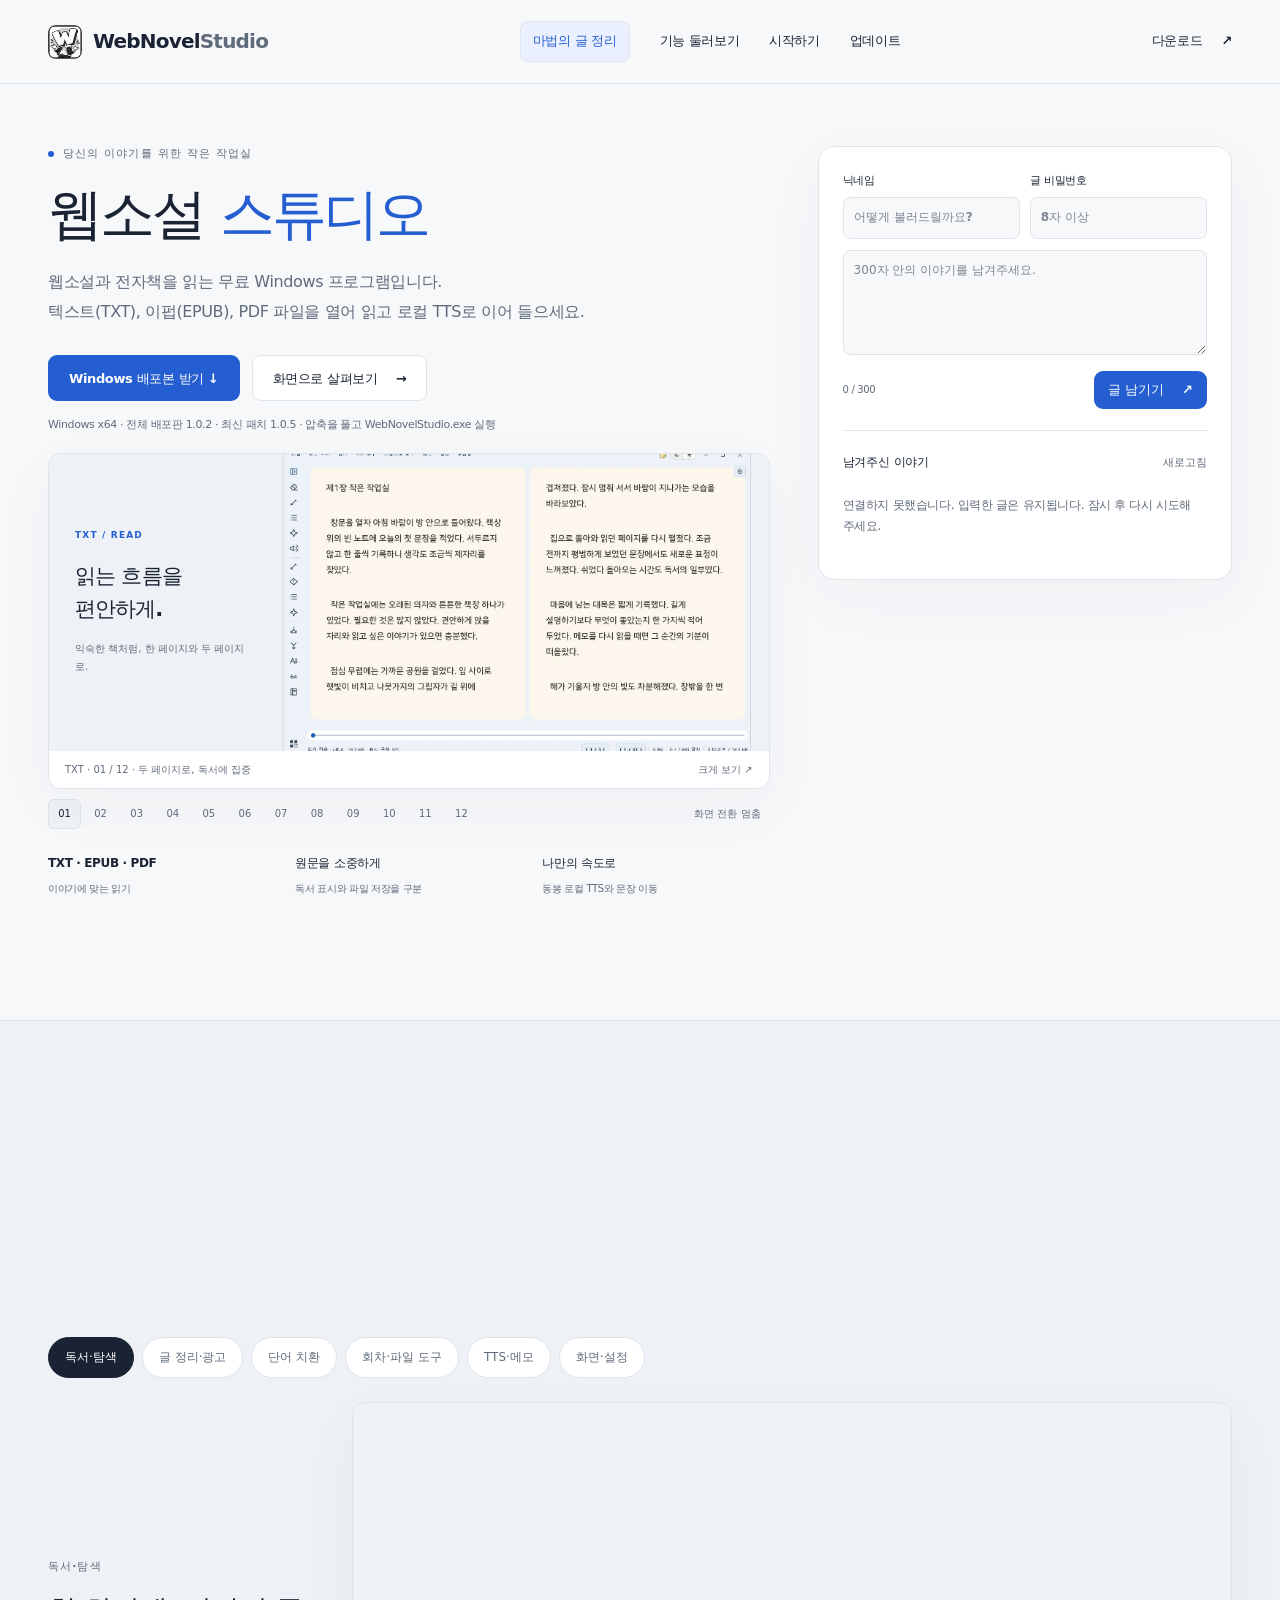
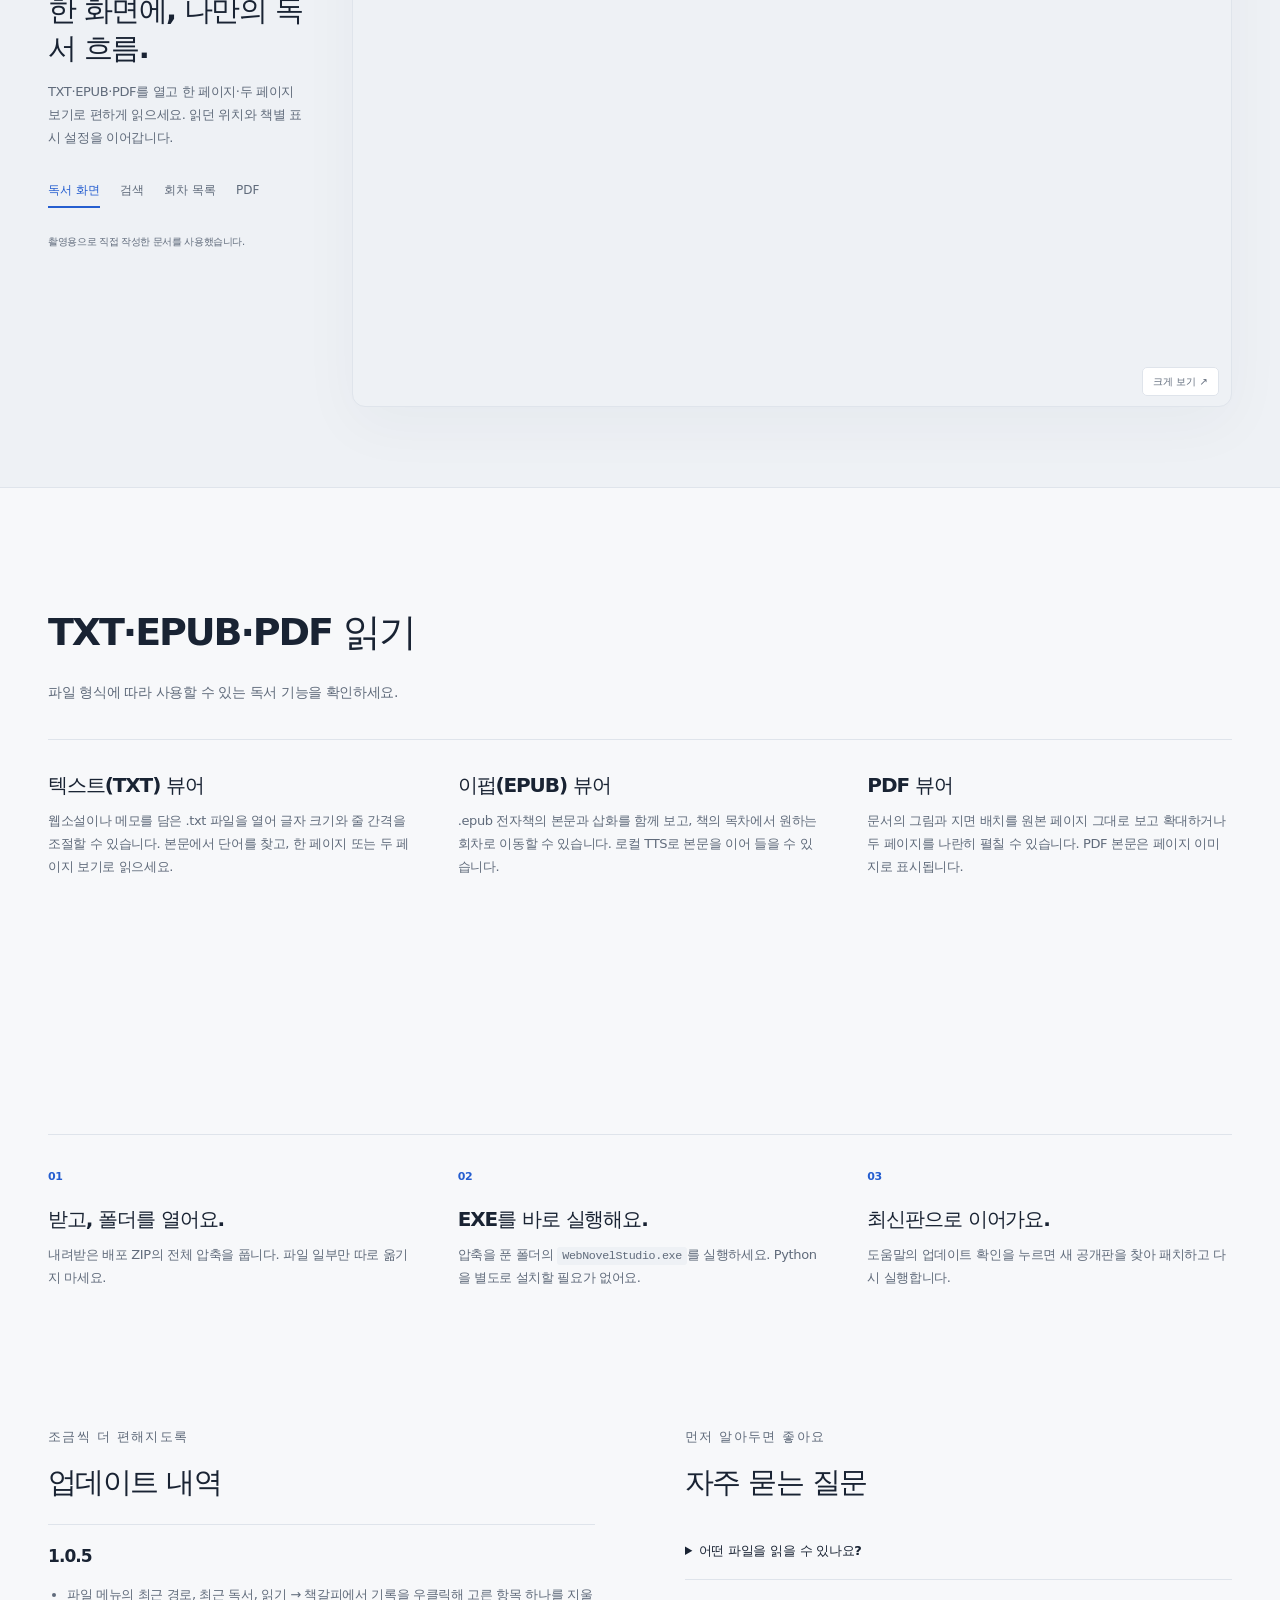
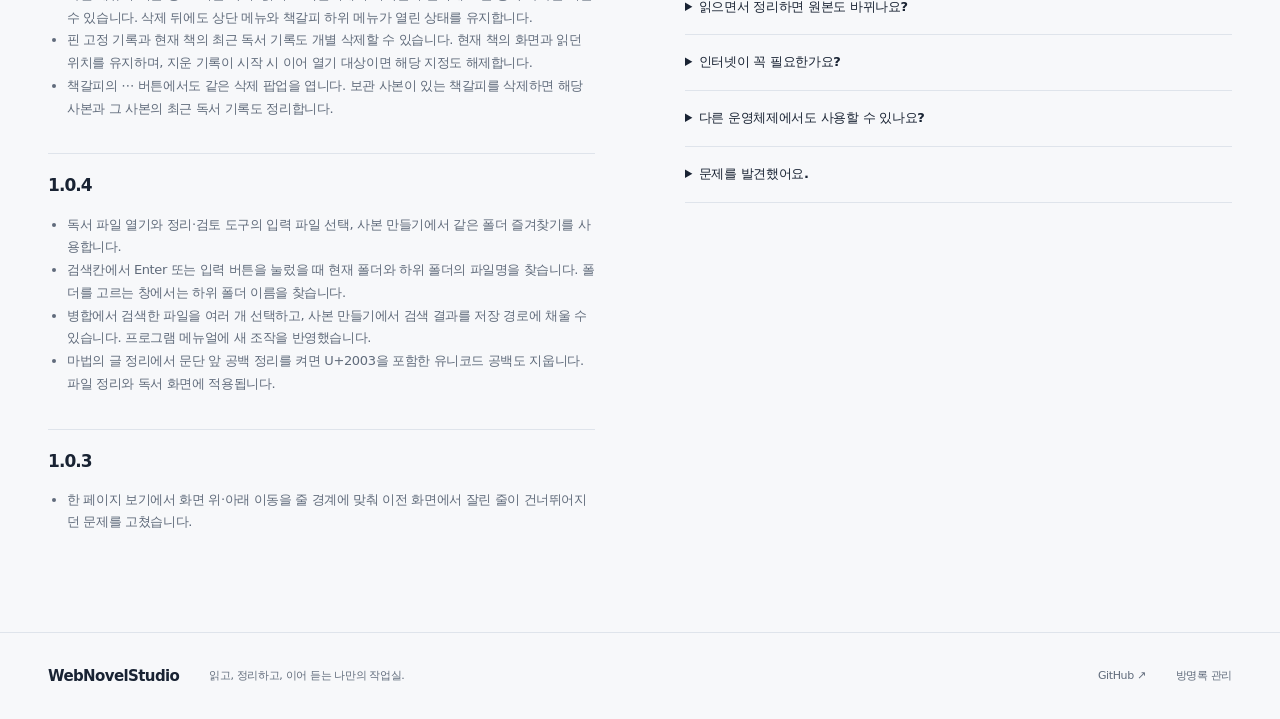
<file: docs/index.html>
<!doctype html>
<html lang="ko">
<head>
 <meta charset="utf-8"><meta name="viewport" content="width=device-width,initial-scale=1">
 <meta name="color-scheme" content="light dark">
 <meta http-equiv="Content-Security-Policy" content="default-src 'self'; script-src 'self'; style-src 'self'; img-src 'self' data:; connect-src 'self' https://tqhlrxwpmywqotfwrafu.supabase.co; object-src 'none'; base-uri 'none'; form-action 'none'; frame-src 'none'; upgrade-insecure-requests">
 <meta name="description" content="웹소설 스튜디오는 무료 Windows 텍스트 뷰어입니다. TXT·EPUB·PDF를 열고, 목차 탐색과 로컬 TTS로 읽으세요.">
 <meta name="robots" content="index,follow,max-image-preview:large">
 <meta name="google-site-verification" content="P2lc6ufFj9avZZBgNwBBVU_uhVTLFYPLwF23ob44qAI" />
 <meta name="naver-site-verification" content="5dd548c1c14611ff2446a63cb2530219bdfad112" />
 <title>웹소설 스튜디오 | 무료 텍스트 뷰어 · EPUB 뷰어</title>
 <link rel="canonical" href="https://webnovelstudio.github.io/"><link rel="stylesheet" href="hero.css">
 <meta property="og:type" content="website"><meta property="og:locale" content="ko_KR"><meta property="og:url" content="https://webnovelstudio.github.io/"><meta property="og:site_name" content="웹소설 스튜디오"><meta property="og:title" content="웹소설 스튜디오 | 무료 텍스트 뷰어 · EPUB 뷰어"><meta property="og:description" content="웹소설 스튜디오는 무료 Windows 텍스트 뷰어입니다. TXT·EPUB·PDF를 열고, 목차 탐색과 로컬 TTS로 읽으세요.">
 <link rel="icon" href="/favicon.ico" sizes="64x64">
 <script type="application/ld+json">
 {
   "@context": "https://schema.org",
   "@type": "WebSite",
   "url": "https://webnovelstudio.github.io/",
   "name": "웹소설 스튜디오",
   "alternateName": "WebNovelStudio",
   "inLanguage": "ko"
 }
 </script>
 <link rel="icon" href="assets/brand/wns-64.png" type="image/png"><link rel="apple-touch-icon" href="assets/brand/wns-192.png"><meta property="og:image" content="https://webnovelstudio.github.io/assets/brand/wns-512.png"><link rel="stylesheet" href="styles.css"><link rel="stylesheet" href="panel-scroll.css?v=20261114"><link rel="stylesheet" href="guestbook.css"><script type="module" src="app.js"></script><script type="module" src="guestbook.js?v=20261114"></script><script type="module" src="hero.js"></script>
</head>
<body>
 <a class="skip" href="#main">본문으로 이동</a>
 <header class="site-header home-header"><a class="brand" href="./"><img class="brand-icon" src="assets/brand/wns-64.webp" width="34" height="34" alt=""><span>WebNovel<span class="muted">Studio</span></span></a><nav class="home-nav" aria-label="주 메뉴"><a class="cleanup-link" href="./cleanup/">마법의 글 정리</a><a href="#features">기능 둘러보기</a><a href="#start">시작하기</a><a href="#history">업데이트</a></nav><a class="header-download" href="#download">다운로드 <span aria-hidden="true">↗</span></a></header>
 <main id="main">
  <div class="first-view wrap">
   <section class="hero" aria-labelledby="hero-title">
    <p class="eyebrow"><span class="dot"></span> 당신의 이야기를 위한 작은 작업실</p>
    <h1 id="hero-title">웹소설 <span class="accent">스튜디오</span></h1>
    <p class="hero-copy">웹소설과 전자책을 읽는 무료 Windows 프로그램입니다.<br class="desktop-only"> 텍스트(TXT), 이펍(EPUB), PDF 파일을 열어 읽고 로컬 TTS로 이어 들으세요.</p>
    <div class="hero-actions" id="download"><a class="button primary" id="download-button" href="https://github.com/WebNovelStudio/webnovelstudio.github.io/releases/download/v1.0.2/WebNovelStudio.1.0.2.zip">Windows 배포본 받기 <span aria-hidden="true">↓</span></a><a class="button quiet" href="#features">화면으로 살펴보기 <span aria-hidden="true">→</span></a></div>
    <p class="compat" id="release-label">Windows x64 · 전체 배포판 1.0.2 · 최신 패치 1.0.5 · 압축을 풀고 WebNovelStudio.exe 실행</p>
    <div class="hero-presentation" aria-label="WebNovelStudio 기능 소개">
     <button class="hero-shot screenshot-button" data-shot="txt-01-spread" data-image="assets/showcase/txt-01-spread.webp" aria-label="TXT · 두 페이지 독서 화면 크게 보기"><span class="hero-stage"><span class="hero-scene-label" aria-hidden="true"><span id="hero-scene-tag">TXT / READ</span><strong id="hero-slogan">읽는 흐름을<br>편안하게.</strong><small id="hero-detail">익숙한 책처럼, 한 페이지와 두 페이지로.</small></span><picture class="hero-frame is-current"><img src="assets/showcase/txt-01-spread.webp" width="1280" height="840" fetchpriority="high" decoding="async" alt="직접 작성한 TXT 시연 문서를 두 페이지로 연 실제 WebNovelStudio 독서 화면"></picture><picture class="hero-frame" aria-hidden="true"><img width="1280" height="840" decoding="async" alt=""></picture></span><span class="image-caption"><span id="hero-caption">TXT · 01 / 12 · 두 페이지로, 독서에 집중</span><span>크게 보기 ↗</span></span></button>
     <div class="hero-playback"><div class="hero-scenes" aria-label="TXT·EPUB·PDF 소개 화면 열두 장 선택"></div><button id="hero-pause" type="button" aria-pressed="false">화면 전환 멈춤</button></div>
    </div>
    <div class="hero-facts"><span><strong>TXT · EPUB · PDF</strong><small>이야기에 맞는 읽기</small></span><span><strong>원문을 소중하게</strong><small>독서 표시와 파일 저장을 구분</small></span><span><strong>나만의 속도로</strong><small>동봉 로컬 TTS와 문장 이동</small></span></div>
   </section>
   <aside class="guestbook" aria-label="방명록">
    <form id="post-form"><div class="form-pair"><label>닉네임<input name="nickname" required autocomplete="nickname" placeholder="어떻게 불러드릴까요?"></label><label>글 비밀번호<input name="password" type="password" required minlength="8" maxlength="64" autocomplete="new-password" placeholder="8자 이상"></label></div><label class="sr-only" for="post-body">방명록 내용</label><textarea id="post-body" name="body" rows="4" required placeholder="300자 안의 이야기를 남겨주세요."></textarea><div class="composer-bottom"><span id="post-count">0 / 300</span><button class="button primary small" type="submit">글 남기기 <span aria-hidden="true">↗</span></button></div></form>
    <p class="status" id="post-status" role="status" aria-live="polite"></p>
    <div class="feed-heading"><h3 id="guest-feed-title">남겨주신 이야기</h3><button class="text-button" id="feed-refresh" type="button">새로고침</button></div>
    <div id="guest-feed" class="guest-feed" role="region" aria-labelledby="guest-feed-title" tabindex="0" aria-busy="true"><p class="muted">이야기를 불러오는 중이에요.</p></div>
    <nav id="feed-pages" class="feed-pages" aria-label="방명록 페이지" hidden></nav>
    <p id="feed-status" class="status" role="status"></p>
   </aside>
  </div>
  <section class="feature-section section-space" id="features"><div class="wrap"><div class="section-heading reveal"><p class="eyebrow">하나의 앱, 다양한 쓰임</p><h2>이런 순간에,<br>스튜디오를 열어보세요.</h2><p>소개 이미지가 아닌 실제 프로그램 화면입니다.<br>관심 있는 기능을 골라 확인해 보세요.</p></div><div class="feature-groups" id="feature-groups" aria-label="기능 종류"></div><div class="feature-stage"><div class="feature-description"><p class="eyebrow" id="feature-overline"></p><h3 id="feature-title"></h3><p id="feature-copy"></p><div id="feature-options" class="feature-options" aria-label="상세 기능"></div><span class="minor-note">촬영용으로 직접 작성한 문서를 사용했습니다.</span></div><button class="feature-shot screenshot-button" id="feature-shot" aria-label="선택한 기능 화면 크게 보기"><picture><source id="feature-dark" media="(prefers-color-scheme: dark)"><img id="feature-image" width="1280" height="880" loading="lazy" decoding="async" alt=""></picture><span class="zoom-label">크게 보기 ↗</span></button></div></div></section>
  <section class="wrap section-space" aria-labelledby="reading-formats">
   <div class="section-heading"><h2 id="reading-formats">TXT·EPUB·PDF 읽기</h2><p>파일 형식에 따라 사용할 수 있는 독서 기능을 확인하세요.</p></div>
   <div class="steps">
    <article><h3>텍스트(TXT) 뷰어</h3><p>웹소설이나 메모를 담은 .txt 파일을 열어 글자 크기와 줄 간격을 조절할 수 있습니다. 본문에서 단어를 찾고, 한 페이지 또는 두 페이지 보기로 읽으세요.</p></article>
    <article><h3>이펍(EPUB) 뷰어</h3><p>.epub 전자책의 본문과 삽화를 함께 보고, 책의 목차에서 원하는 회차로 이동할 수 있습니다. 로컬 TTS로 본문을 이어 들을 수 있습니다.</p></article>
    <article><h3>PDF 뷰어</h3><p>문서의 그림과 지면 배치를 원본 페이지 그대로 보고 확대하거나 두 페이지를 나란히 펼칠 수 있습니다. PDF 본문은 페이지 이미지로 표시됩니다.</p></article>
   </div>
  </section>
  <section class="wrap section-space" id="start"><div class="section-heading reveal"><p class="eyebrow">복잡한 준비는 줄이고</p><h2>이야기를 만나는 세 단계.</h2></div><div class="steps"><article><span class="step-number">01</span><h3>받고, 폴더를 열어요.</h3><p>내려받은 배포 ZIP의 전체 압축을 풉니다. 파일 일부만 따로 옮기지 마세요.</p></article><article><span class="step-number">02</span><h3>EXE를 바로 실행해요.</h3><p>압축을 푼 폴더의 <code>WebNovelStudio.exe</code>를 실행하세요. Python을 별도로 설치할 필요가 없어요.</p></article><article><span class="step-number">03</span><h3>최신판으로 이어가요.</h3><p>도움말의 <strong>업데이트 확인</strong>을 누르면 새 공개판을 찾아 패치하고 다시 실행합니다.</p></article></div></section>
  <section class="wrap bottom-sections section-space"><div id="history"><p class="eyebrow">조금씩 더 편해지도록</p><h2 id="release-history-title">업데이트 내역</h2><div id="release-history" role="region" aria-labelledby="release-history-title" tabindex="0"><p class="muted">첫 공개판 이후 실제로 게시한 변경 사항이 여기에 쌓입니다.</p></div></div><div class="faq"><p class="eyebrow">먼저 알아두면 좋아요</p><h2>자주 묻는 질문</h2><details><summary>어떤 파일을 읽을 수 있나요?</summary><p>TXT·EPUB를 읽을 수 있고 PDF는 원본 페이지 이미지로 보여줍니다. PDF의 OCR·텍스트 검색·복사·TTS는 지원 범위에 포함되지 않습니다.</p></details><details><summary>읽으면서 정리하면 원본도 바뀌나요?</summary><p>독서 화면의 표시 변경과 파일 도구의 저장은 구분됩니다. 파일 도구에서는 미리보기·검토를 거쳐 결과를 저장하세요.</p></details><details><summary>인터넷이 꼭 필요한가요?</summary><p>독서와 동봉 음성 자산은 로컬에서 사용합니다. GitHub 업데이트와 광고 번역 등 외부 통신 기능에는 인터넷 연결이 필요합니다.</p></details><details><summary>다른 운영체제에서도 사용할 수 있나요?</summary><p>현재 배포 대상은 Windows x64입니다. 업데이트에는 설치 폴더를 쓸 수 있는 권한이 필요합니다.</p></details><details><summary>문제를 발견했어요.</summary><p>프로그램 버전과 어떤 동작에서 발생했는지 함께 <a href="https://github.com/WebNovelStudio/webnovelstudio.github.io/issues">GitHub 이슈</a>로 알려주세요. 개인 책이나 개인정보는 공개하지 마세요.</p></details></div></section>
 </main>
 <footer class="wrap"><a class="brand" href="./">WebNovelStudio</a><p>읽고, 정리하고, 이어 듣는 나만의 작업실.</p><a href="https://github.com/WebNovelStudio/webnovelstudio.github.io">GitHub ↗</a><a href="manage/">방명록 관리</a></footer>
 <dialog id="image-dialog" class="image-dialog"><button class="dialog-close" type="button" aria-label="이미지 닫기">닫기 ×</button><picture><source id="zoom-dark" media="(prefers-color-scheme: dark)"><img id="zoom-image" alt="확대한 실제 프로그램 화면"></picture></dialog>
 <dialog id="comment-dialog" class="edit-dialog comment-dialog" aria-labelledby="comment-title">
  <form id="comment-form">
   <div class="dialog-heading"><h2 id="comment-title">댓글 쓰기</h2><button class="text-button" type="button" id="comment-close">닫기 ×</button></div>
   <div class="comment-target"><strong id="comment-parent-name"></strong><p id="comment-parent-text"></p></div>
   <div class="form-pair">
    <label>닉네임<input name="nickname" required autocomplete="nickname" placeholder="어떻게 불러드릴까요?"></label>
    <label>댓글 비밀번호<input name="password" type="password" required minlength="8" maxlength="64" autocomplete="new-password" placeholder="8자 이상"></label>
   </div>
   <label class="sr-only" for="comment-body">댓글 내용</label><textarea id="comment-body" name="body" rows="4" required placeholder="300자 안의 댓글을 남겨주세요."></textarea>
   <div class="composer-bottom"><span id="comment-count">0 / 300</span><button class="button primary small" type="submit">댓글 남기기</button></div>
   <p class="status" id="comment-status" role="status"></p>
  </form>
 </dialog>
 <dialog id="edit-dialog" class="edit-dialog" aria-labelledby="edit-title"><form id="edit-form"><div class="dialog-heading"><h2 id="edit-title">내 글 수정</h2><button class="text-button" type="button" id="edit-close">닫기 ×</button></div><label>닉네임<input name="nickname" required></label><label><span id="edit-body-label">글 내용</span><textarea name="body" rows="6" required></textarea></label><p id="edit-count" class="muted">0 / 300</p><label><span id="edit-password-label">이 글의 비밀번호</span><input name="password" type="password" required minlength="8" maxlength="64" autocomplete="current-password"></label><p class="status" id="edit-status" role="status"></p><div class="dialog-actions"><button class="button quiet danger" id="post-delete" type="button">내 글 삭제</button><button class="button primary" type="submit">수정 저장</button></div><p class="form-hint" id="edit-delete-hint">내 글 삭제는 되돌릴 수 없습니다.</p></form></dialog>
</body></html>
</file>
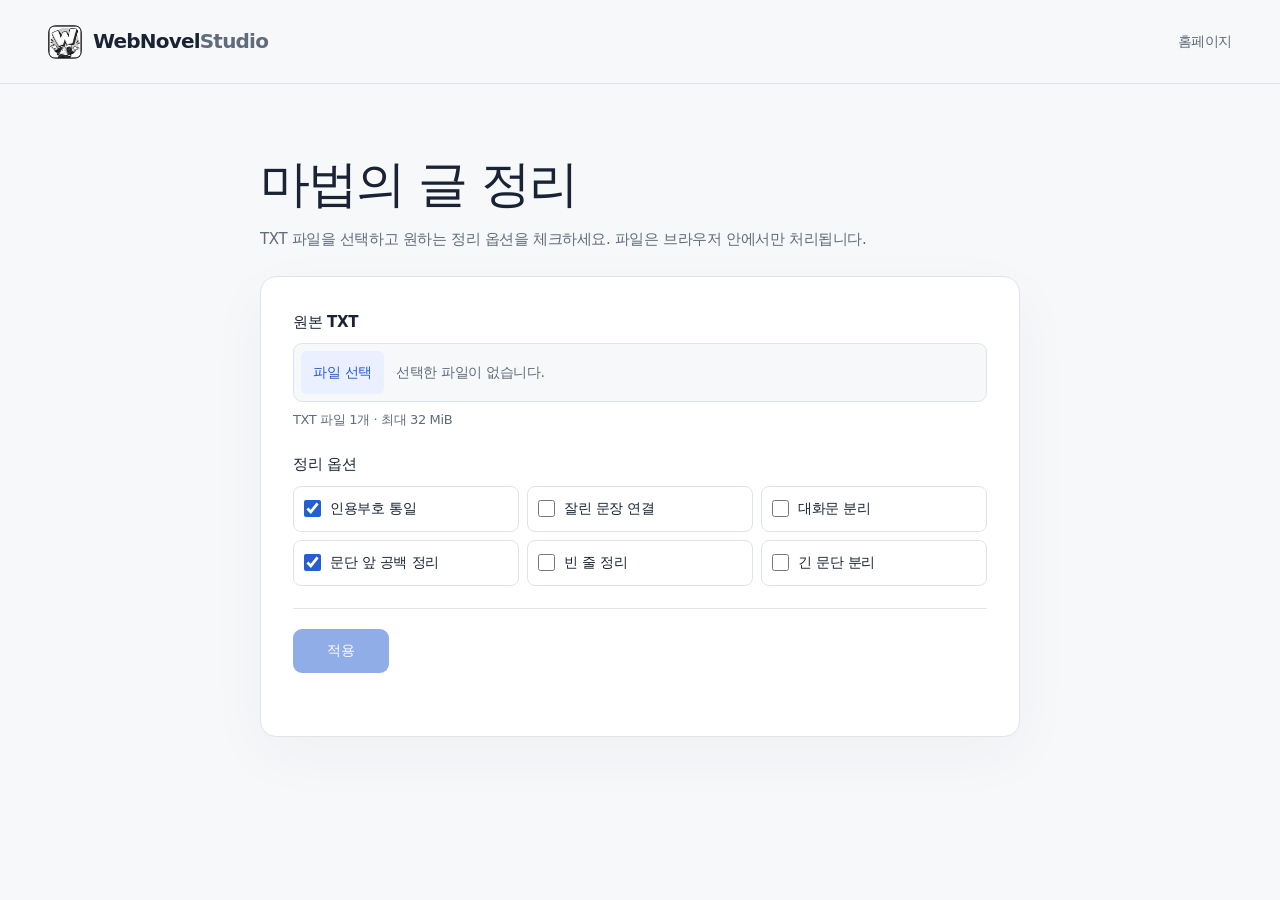
<file: docs/cleanup/index.html>
<!doctype html>
<html lang="ko">
<head>
  <meta charset="utf-8">
  <meta name="viewport" content="width=device-width,initial-scale=1">
  <meta name="color-scheme" content="light dark">
  <meta name="description" content="마법의 글 정리로 TXT의 인용부호, 문단 앞 공백, 잘린 문장과 빈 줄을 브라우저에서 정리하세요.">
  <meta name="referrer" content="no-referrer">
  <meta http-equiv="Content-Security-Policy" content="default-src 'self'; script-src 'self'; style-src 'self'; img-src 'self'; connect-src 'none'; worker-src 'self'; object-src 'none'; base-uri 'none'; form-action 'none'; frame-src 'none'">
  <title>마법의 글 정리 · 웹소설 스튜디오</title>
  <link rel="canonical" href="https://webnovelstudio.github.io/cleanup/">
  <link rel="icon" href="../assets/brand/wns-64.png" type="image/png">
  <link rel="apple-touch-icon" href="../assets/brand/wns-192.png">
  <link rel="stylesheet" href="../styles.css">
  <link rel="stylesheet" href="style.css?v=preview-1">
  <script type="module" src="app-preview.js"></script>
</head>
<body>
  <a class="skip" href="#main">본문으로 이동</a>
  <header class="site-header cleanup-header">
    <a class="brand" href="../"><img class="brand-icon" src="../assets/brand/wns-64.webp" width="34" height="34" alt=""><span>WebNovel<span class="muted">Studio</span></span></a>
    <a class="cleanup-home" href="../">홈페이지</a>
  </header>
  <main id="main" class="cleanup-main">
    <h1>마법의 글 정리</h1>
    <p class="cleanup-intro">TXT 파일을 선택하고 원하는 정리 옵션을 체크하세요. 파일은 브라우저 안에서만 처리됩니다.</p>

    <section class="cleanup-panel" aria-label="TXT 글 정리">
      <form id="cleanup-form" autocomplete="off">
        <label class="file-label" for="source-file">원본 TXT</label>
        <div class="file-picker">
          <input id="source-file" type="file" accept=".txt,text/plain" aria-describedby="file-limit file-name">
          <span class="file-picker-button" aria-hidden="true">파일 선택</span>
          <span id="file-name">선택한 파일이 없습니다.</span>
        </div>
        <p id="file-limit" class="file-limit">TXT 파일 1개 · 최대 32 MiB</p>

        <fieldset class="cleanup-options">
          <legend>정리 옵션</legend>
          <div class="cleanup-option-grid">
            <label><input type="checkbox" name="quote_normalize" checked>인용부호 통일</label>
            <label><input type="checkbox" name="join_sentences">잘린 문장 연결</label>
            <label><input type="checkbox" name="split_dialogue">대화문 분리</label>
            <label><input type="checkbox" name="leading_spaces" checked>문단 앞 공백 정리</label>
            <label><input type="checkbox" name="blank_lines">빈 줄 정리</label>
            <label><input type="checkbox" name="split_long_paragraphs">긴 문단 분리</label>
          </div>
        </fieldset>

        <div class="cleanup-actions">
          <button id="apply" class="button primary" type="submit" disabled>적용</button>
        </div>
      </form>
      <p id="cleanup-status" class="cleanup-status" role="status" aria-atomic="true"></p>
      <section id="cleanup-preview" class="cleanup-preview" aria-labelledby="preview-title" hidden>
        <h2 id="preview-title">정리 전후 미리보기</h2>
        <p id="preview-location" class="preview-location" aria-live="polite"></p>
        <div class="preview-grid">
          <div class="preview-pane preview-before">
            <h3 id="preview-before-label">원문</h3>
            <pre id="preview-before" tabindex="0" aria-labelledby="preview-before-label"></pre>
          </div>
          <div class="preview-pane preview-after">
            <h3 id="preview-after-label">정리 결과</h3>
            <pre id="preview-after" tabindex="0" aria-labelledby="preview-after-label"></pre>
          </div>
        </div>
        <div id="preview-navigation" class="preview-navigation" hidden>
          <button id="preview-prev" type="button" aria-controls="preview-before preview-after">이전 변경</button>
          <button id="preview-next" type="button" aria-controls="preview-before preview-after">다음 변경</button>
        </div>
      </section>
      <a id="download" class="cleanup-download" hidden>정리된 TXT 다운로드 <span aria-hidden="true">↓</span></a>
      <noscript><p>글 정리를 사용하려면 브라우저에서 자바스크립트를 켜 주세요.</p></noscript>
    </section>
  </main>
</body>
</html>
</file>
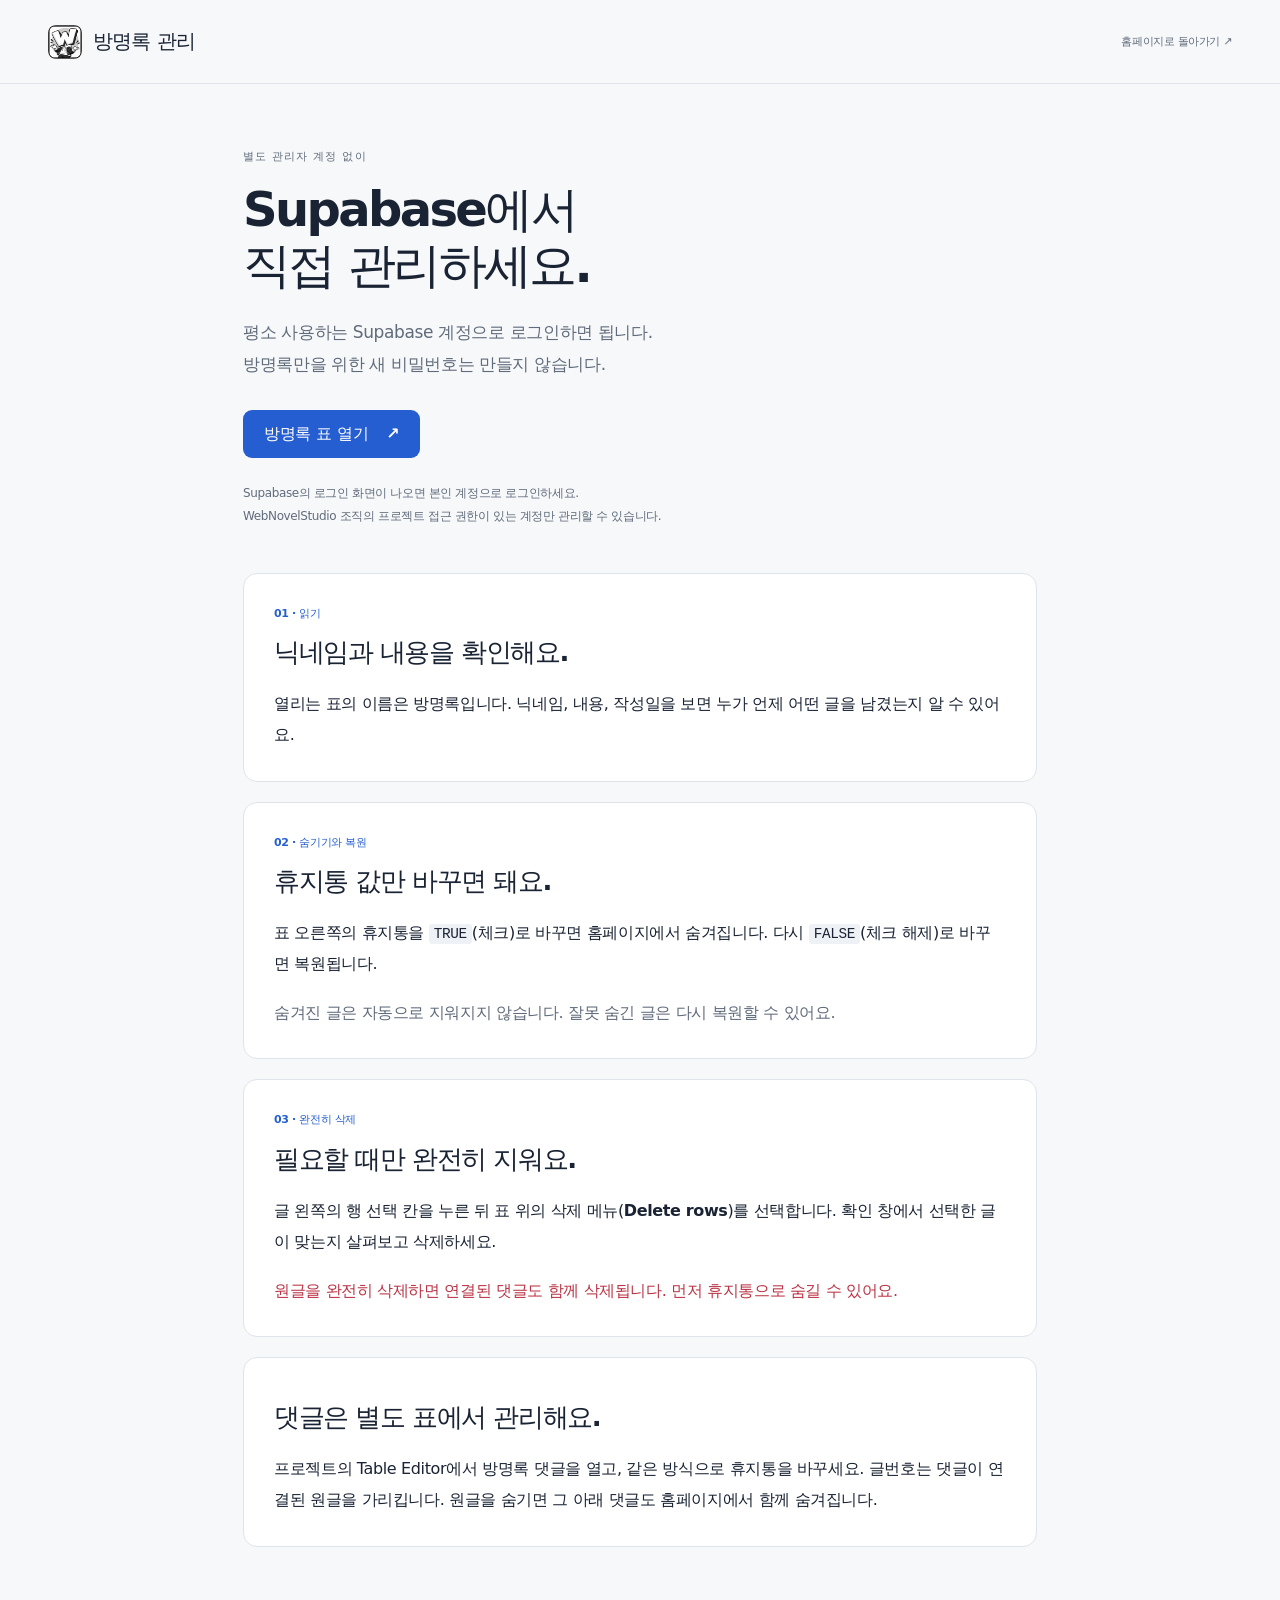
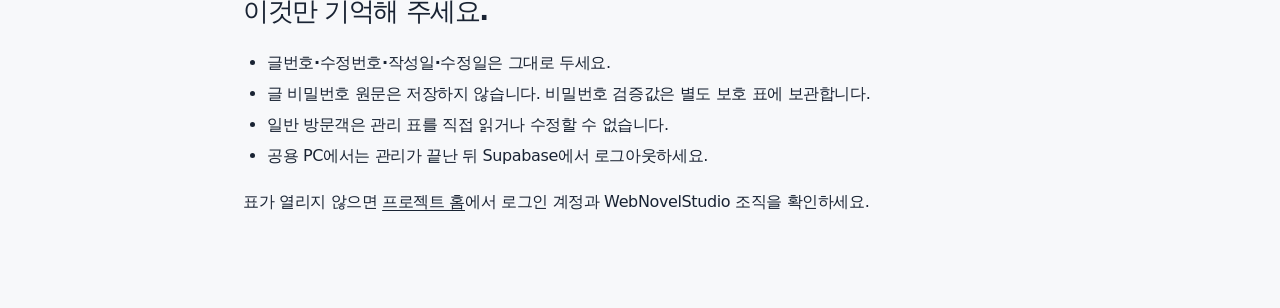
<file: docs/manage/index.html>
<!doctype html>
<html lang="ko">
<head>
 <meta charset="utf-8"><meta name="viewport" content="width=device-width,initial-scale=1"><meta name="color-scheme" content="light dark"><meta name="robots" content="noindex,nofollow">
 <meta http-equiv="Content-Security-Policy" content="default-src 'self'; script-src 'none'; style-src 'self'; img-src 'self'; object-src 'none'; base-uri 'none'; form-action 'none'; frame-src 'none'">
 <title>방명록 관리 안내 · 웹소설 스튜디오</title>
 <link rel="icon" href="../assets/brand/wns-64.png" type="image/png"><link rel="stylesheet" href="../styles.css"><link rel="stylesheet" href="guide.css">
</head>
<body>
 <header class="site-header"><a class="brand" href="../"><img class="brand-icon" src="../assets/brand/wns-64.webp" width="34" height="34" alt="">방명록 관리</a><a class="text-button" href="../">홈페이지로 돌아가기 ↗</a></header>
 <main class="manage-guide">
  <p class="eyebrow">별도 관리자 계정 없이</p><h1>Supabase에서<br>직접 관리하세요.</h1>
  <p class="lead">평소 사용하는 Supabase 계정으로 로그인하면 됩니다.<br>방명록만을 위한 새 비밀번호는 만들지 않습니다.</p>
  <a class="button primary" href="https://supabase.com/dashboard/project/tqhlrxwpmywqotfwrafu/editor/17528">방명록 표 열기 <span aria-hidden="true">↗</span></a>
  <p class="form-hint">Supabase의 로그인 화면이 나오면 본인 계정으로 로그인하세요.<br>WebNovelStudio 조직의 프로젝트 접근 권한이 있는 계정만 관리할 수 있습니다.</p>
  <section class="guide-card"><span class="step-number">01 · 읽기</span><h2>닉네임과 내용을 확인해요.</h2><p>열리는 표의 이름은 <strong>방명록</strong>입니다. <strong>닉네임</strong>, <strong>내용</strong>, <strong>작성일</strong>을 보면 누가 언제 어떤 글을 남겼는지 알 수 있어요.</p></section>
  <section class="guide-card"><span class="step-number">02 · 숨기기와 복원</span><h2>휴지통 값만 바꾸면 돼요.</h2><p>표 오른쪽의 <strong>휴지통</strong>을 <code>TRUE</code>(체크)로 바꾸면 홈페이지에서 숨겨집니다. 다시 <code>FALSE</code>(체크 해제)로 바꾸면 복원됩니다.</p><p class="muted">숨겨진 글은 자동으로 지워지지 않습니다. 잘못 숨긴 글은 다시 복원할 수 있어요.</p></section>
  <section class="guide-card"><span class="step-number">03 · 완전히 삭제</span><h2>필요할 때만 완전히 지워요.</h2><p>글 왼쪽의 행 선택 칸을 누른 뒤 표 위의 삭제 메뉴(<strong>Delete rows</strong>)를 선택합니다. 확인 창에서 선택한 글이 맞는지 살펴보고 삭제하세요.</p><p class="danger">원글을 완전히 삭제하면 연결된 댓글도 함께 삭제됩니다. 먼저 휴지통으로 숨길 수 있어요.</p></section>
  <section class="guide-card"><h2>댓글은 별도 표에서 관리해요.</h2><p>프로젝트의 Table Editor에서 <strong>방명록 댓글</strong>을 열고, 같은 방식으로 <strong>휴지통</strong>을 바꾸세요. <strong>글번호</strong>는 댓글이 연결된 원글을 가리킵니다. 원글을 숨기면 그 아래 댓글도 홈페이지에서 함께 숨겨집니다.</p></section>
  <section class="guide-help"><h2>이것만 기억해 주세요.</h2><ul><li><strong>글번호·수정번호·작성일·수정일</strong>은 그대로 두세요.</li><li>글 비밀번호 원문은 저장하지 않습니다. 비밀번호 검증값은 별도 보호 표에 보관합니다.</li><li>일반 방문객은 관리 표를 직접 읽거나 수정할 수 없습니다.</li><li>공용 PC에서는 관리가 끝난 뒤 Supabase에서 로그아웃하세요.</li></ul><p>표가 열리지 않으면 <a href="https://supabase.com/dashboard/project/tqhlrxwpmywqotfwrafu">프로젝트 홈</a>에서 로그인 계정과 WebNovelStudio 조직을 확인하세요.</p></section>
 </main>
</body></html>
</file>
<file: docs/hero.css>
.hero-stage{display:block;position:relative;aspect-ratio:1280/840;overflow:hidden;background:var(--soft)}
.hero-shot .hero-frame{position:absolute;inset:0 0 0 30%;width:70%;height:100%;aspect-ratio:auto;opacity:0;transform:scale(.985);transition:opacity .75s ease,transform 1s cubic-bezier(.2,.7,.2,1);pointer-events:none;backface-visibility:hidden}
.hero-shot .hero-frame[data-effect="glide-left"]{transform:translateX(28px) scale(.99)}
.hero-shot .hero-frame[data-effect="glide-right"]{transform:translateX(-28px) scale(.99)}
.hero-shot .hero-frame[data-effect="rise"]{transform:translateY(22px) scale(.99)}
.hero-shot .hero-frame[data-effect="turn"]{transform:perspective(1400px) rotateY(-8deg) translateX(16px) scale(.99);transform-origin:left center}
.hero-shot .hero-frame.is-current{opacity:1;transform:translate3d(0,0,0) scale(1)}
.hero-shot .hero-frame img{display:block;width:100%;height:100%;object-fit:contain;object-position:center}
.hero-frame img.moving{animation:scene-near 7.3s ease-out both;animation-play-state:paused}
.hero-frame[data-drift="far"] img.moving{animation-name:scene-far}
.hero-frame[data-drift="pan"] img.moving{animation-name:scene-pan}
.hero-presentation[data-playing="true"] .hero-frame.is-current img.moving{animation-play-state:running}
@keyframes scene-near{from{transform:scale(1)}to{transform:scale(1.035)}}
@keyframes scene-far{from{transform:scale(1.035)}to{transform:scale(1)}}
@keyframes scene-pan{from{transform:scale(1.025) translateX(.4%)}to{transform:scale(1.035) translateX(-.4%)}}
.hero-scene-label{position:absolute;z-index:2;left:26px;top:50%;width:25%;transform:translateY(-50%);text-align:left;pointer-events:none}
#hero-scene-tag{display:block;color:var(--accent);font-size:9px;font-weight:700;letter-spacing:.13em;margin-bottom:16px}
#hero-slogan{display:block;color:var(--text);font-size:clamp(17px,1.65vw,24px);line-height:1.55;letter-spacing:-.045em;white-space:pre-line;font-weight:700}
#hero-detail{display:block;font-size:10px;color:var(--muted);line-height:1.8;margin-top:15px}
.hero-playback{display:flex;align-items:center;justify-content:space-between;gap:12px;margin-top:10px}
.hero-scenes{display:grid;grid-template-columns:repeat(12,minmax(0,1fr));gap:3px;max-width:430px;flex:1;min-width:0}
.hero-scenes button,#hero-pause{font:inherit;font-size:10px;border:1px solid transparent;border-radius:6px;background:transparent;color:var(--muted);cursor:pointer;min-height:30px}
.hero-scenes button{padding:4px 2px}
.hero-scenes button[aria-pressed="true"]{background:var(--soft);border-color:var(--line);color:var(--text)}
#hero-pause{padding:4px 8px;white-space:nowrap;flex:none}
.hero-scenes button:hover,#hero-pause:hover{background:var(--soft)}
.hero-scenes button:focus-visible,#hero-pause:focus-visible{outline:2px solid var(--accent);outline-offset:2px}
#hero-pause:disabled{cursor:default;opacity:.7}
.hero-shot .image-caption>:first-child{min-width:0;overflow:hidden;text-overflow:ellipsis;white-space:nowrap}
.hero-shot .image-caption>:last-child{white-space:nowrap}
@media(min-width:1001px){.first-view{padding-top:42px}.hero h1{font-size:clamp(46px,4.3vw,64px);margin-bottom:20px}.hero .eyebrow{margin-bottom:16px}.hero-actions{margin-top:22px}#release-label{margin:14px 0 18px}.hero-stage{height:clamp(280px,33vh,350px);aspect-ratio:auto}}
@media(max-width:1000px) and (min-width:621px){.hero-stage{height:340px;aspect-ratio:auto}}
@media(max-width:620px){.hero-scene-label{display:none}.hero-shot .hero-frame{inset:0;width:100%}.hero-scenes{grid-template-columns:repeat(6,minmax(24px,1fr));max-width:226px;gap:2px}.hero-scenes button{font-size:9px;min-height:28px}.hero-playback{gap:8px}.hero-shot .image-caption{gap:8px}}
@media(prefers-reduced-motion:reduce){.hero-shot .hero-frame{transition:none}.hero-frame img.moving{animation:none}}
</file>
<file: docs/styles.css>
:root{color-scheme:light dark;--bg:#f7f8fa;--surface:#fff;--soft:#eef1f5;--text:#192333;--muted:#606b7b;--line:#dfe4eb;--accent:#255ed0;--accent-soft:#eaf0ff;--danger:#ba3445;--shadow:0 18px 60px #152a4a0a;font-family:system-ui,-apple-system,"Segoe UI","Malgun Gothic",sans-serif;font-synthesis:none}*{box-sizing:border-box}html{scroll-behavior:smooth;scroll-padding-top:90px}body{margin:0;background:var(--bg);color:var(--text);font-size:15px;line-height:1.75;letter-spacing:-.025em}a{color:inherit;text-decoration:none}button,input,textarea{font:inherit}button,a,input,textarea,summary{-webkit-tap-highlight-color:transparent}button{cursor:pointer}button:disabled{cursor:wait;opacity:.55}button:focus-visible,a:focus-visible,input:focus-visible,textarea:focus-visible,summary:focus-visible{outline:3px solid var(--accent);outline-offset:4px}button{color:inherit}img{max-width:100%;height:auto;display:block}h1,h2,h3,p{margin-top:0}h1,h2,h3{line-height:1.3;font-weight:700;letter-spacing:-.055em}h2{font-size:38px;margin-bottom:22px}h3{font-size:21px}p{margin-bottom:18px}.wrap{max-width:1440px;margin-inline:auto;padding-inline:48px}.muted,.compat,.minor-note,.form-hint{color:var(--muted)}.accent{color:var(--accent)}.eyebrow{font-size:11px;letter-spacing:.1em;font-weight:750;line-height:1.4;color:var(--muted)}.site-header{height:84px;display:flex;align-items:center;justify-content:space-between;gap:32px;padding-inline:48px;max-width:1536px;margin:auto;border-bottom:1px solid var(--line)}.brand{display:inline-flex;align-items:center;gap:11px;font-size:20px;font-weight:750;letter-spacing:-.04em;white-space:nowrap}.brand-mark{display:grid;place-items:center;background:var(--accent);color:white;width:34px;height:34px;border-radius:10px;font-size:23px;font-weight:700}.site-header nav{display:flex;gap:30px;font-size:13px}.site-header nav a:hover,.text-button:hover,footer a:hover{color:var(--accent)}.header-download{font-size:13px;font-weight:650}.header-download span{margin-left:15px}.first-view{display:grid;grid-template-columns:minmax(0,1fr) 330px;gap:56px;padding-top:62px;align-items:start}.hero .eyebrow{display:flex;gap:9px;align-items:center}.dot{width:6px;height:6px;border-radius:50%;background:var(--accent)}h1{font-size:clamp(44px,4.5vw,68px);line-height:1.15;margin:22px 0 25px}.hero-copy{font-size:16px;line-height:1.9;color:var(--muted)}.hero-actions{display:flex;gap:12px;flex-wrap:wrap;margin-top:28px}.button{display:inline-flex;align-items:center;justify-content:center;gap:18px;min-height:46px;padding:11px 20px;border:1px solid transparent;border-radius:9px;font-weight:650;font-size:13px;line-height:1.5;transition:background-color .18s,color .18s,transform .18s}.button:hover{transform:translateY(-1px)}.primary{background:var(--accent);color:#fff}.primary:hover{background:#174eae}.quiet{background:var(--surface);border-color:var(--line)}.small{min-height:37px;padding:8px 13px}.compat{font-size:11px;margin:15px 0 28px}.screenshot-button{padding:0;display:block;position:relative;width:100%;border:1px solid var(--line);border-radius:13px;overflow:hidden;background:var(--soft);box-shadow:var(--shadow)}.hero-shot picture{display:block;aspect-ratio:1280/820;overflow:hidden}.hero-shot img{width:100%;height:100%;object-fit:cover;object-position:top}.image-caption{display:flex;justify-content:space-between;gap:16px;padding:10px 16px;background:var(--surface);font-size:10px;color:var(--muted)}.hero-facts{display:grid;grid-template-columns:repeat(3,1fr);gap:20px;padding:24px 0 0}.hero-facts strong{display:block;font-size:12px;font-weight:650}.hero-facts small{color:var(--muted);font-size:10px}.guestbook{border:1px solid var(--line);border-radius:16px;background:var(--surface);padding:24px;box-shadow:var(--shadow)}.guestbook-heading{margin-bottom:20px}.guestbook-heading h2{font-size:26px;margin:9px 0}.guestbook-heading p{font-size:12px;color:var(--muted);margin:0}.form-pair{display:grid;grid-template-columns:1fr 1fr;gap:10px}label{display:grid;gap:7px;font-size:11px;font-weight:600}input,textarea{min-width:0;width:100%;color:var(--text);background:var(--bg);border:1px solid var(--line);border-radius:7px;padding:10px;font-size:12px;line-height:1.65;outline-offset:2px}textarea{resize:vertical;margin-top:11px;min-height:105px;max-height:300px}input::placeholder,textarea::placeholder{color:var(--muted);opacity:.8}.composer-bottom{display:flex;justify-content:space-between;align-items:center;gap:12px;margin-top:8px}.composer-bottom>span{font-size:10px;color:var(--muted)}.form-hint{font-size:10px;line-height:1.7;margin:12px 0 0}.status{font-size:12px;line-height:1.65;margin:12px 0 0;min-height:0;color:var(--muted);white-space:pre-wrap}.status:empty{display:none}.status.error,.danger{color:var(--danger)}.feed-heading{display:flex;align-items:center;justify-content:space-between;border-top:1px solid var(--line);padding-top:19px;margin-top:21px}.feed-heading h3{font-size:12px;letter-spacing:-.02em;margin:0}.text-button{padding:3px 0;border:0;background:none;color:var(--muted);font-size:11px}.guest-feed{max-height:410px;overflow:auto;overscroll-behavior:contain;scrollbar-width:thin;padding-right:4px;font-size:12px}.guest-feed>.muted{padding-top:20px;font-size:12px}.note{padding:18px 0;border-bottom:1px solid var(--line)}.note:last-child{border:0}.note-heading{display:flex;align-items:baseline;justify-content:space-between;gap:8px}.note-heading strong{font-size:12px}.note time{color:var(--muted);font-size:9px;white-space:nowrap}.note p{white-space:pre-wrap;overflow-wrap:anywhere;font-size:12px;line-height:1.8;margin:8px 0}.note-actions{display:flex;gap:13px}.note-actions button{font-size:10px}.more{display:block;margin:10px auto 0}.section-space{margin-top:120px}.feature-section{padding:80px 0;background:var(--soft);border-top:1px solid var(--line);border-bottom:1px solid var(--line)}.section-heading{max-width:600px}.section-heading>p:last-child{color:var(--muted);font-size:14px}.section-heading h2{margin-top:15px}.feature-groups{display:flex;gap:8px;overflow:auto;padding:14px 0 24px;scrollbar-width:thin}.feature-groups button{white-space:nowrap;border:1px solid var(--line);background:var(--surface);color:var(--muted);border-radius:30px;padding:9px 16px;font-size:12px}.feature-groups button[aria-selected=true]{background:var(--text);color:var(--surface);border-color:var(--text)}.feature-stage{display:grid;grid-template-columns:260px minmax(0,1fr);gap:44px;align-items:center}.feature-description h3{font-size:29px;margin:14px 0}.feature-description>p:not(.eyebrow){font-size:13px;color:var(--muted)}.feature-options{display:flex;flex-wrap:wrap;gap:8px;margin:25px 0}.feature-options button{border:0;background:transparent;color:var(--muted);padding:5px 0;margin-right:12px;border-bottom:2px solid transparent;font-size:12px}.feature-options button[aria-pressed=true]{color:var(--accent);border-bottom-color:var(--accent);font-weight:700}.minor-note{font-size:10px;display:block}.feature-shot picture{display:block;aspect-ratio:1280/880}.feature-shot img{width:100%;height:100%;object-fit:contain}.zoom-label{position:absolute;right:12px;bottom:10px;background:var(--surface);padding:5px 10px;border:1px solid var(--line);border-radius:5px;font-size:10px;color:var(--muted)}.steps{display:grid;grid-template-columns:repeat(3,1fr);gap:45px;border-top:1px solid var(--line);margin-top:35px;padding-top:32px}.step-number{font-size:11px;font-weight:700;color:var(--accent);display:block;margin-bottom:20px}.steps h3{font-size:20px;margin-bottom:12px}.steps p{font-size:13px;color:var(--muted)}code{font-size:.9em;background:var(--soft);padding:2px 5px;border-radius:3px}.bottom-sections{display:grid;grid-template-columns:1fr 1fr;gap:90px}.bottom-sections h2{font-size:29px;margin-top:13px}.bottom-sections p{font-size:13px}.release-entry{border-top:1px solid var(--line);padding:20px 0}.release-entry h3{font-size:17px}.release-entry ul{padding-left:19px;font-size:13px;color:var(--muted)}details{border-bottom:1px solid var(--line);padding:16px 0;font-size:13px}summary{cursor:pointer;font-weight:600}details p{margin:13px 0 0;color:var(--muted)}details a{text-decoration:underline;text-underline-offset:3px}footer{display:flex;align-items:center;gap:30px;border-top:1px solid var(--line);margin-top:100px!important;padding-block:30px!important}footer .brand{font-size:15px}footer p{margin:0;flex:1;font-size:11px;color:var(--muted)}footer>a:not(.brand){font-size:11px;color:var(--muted)}dialog{background:var(--surface);color:var(--text);border:1px solid var(--line);border-radius:14px;box-shadow:0 25px 100px #0003}dialog::backdrop{background:#070d19aa}.image-dialog{padding:44px 10px 10px;max-width:min(1450px,96vw);max-height:94vh;overflow:auto}.image-dialog img{max-height:calc(94vh - 70px);width:auto;object-fit:contain}.dialog-close{position:absolute;top:10px;right:15px;border:0;background:none;font-size:12px}.edit-dialog{width:min(470px,94vw);padding:25px}.dialog-heading{display:flex;align-items:center;justify-content:space-between;margin-bottom:20px}.dialog-heading h2{font-size:23px;margin:0}.edit-dialog label{margin-top:12px}.edit-dialog textarea{margin-top:0}.dialog-actions{display:flex;justify-content:space-between;gap:12px;margin-top:18px}.sr-only{position:absolute;width:1px;height:1px;overflow:hidden;clip:rect(0,0,0,0);white-space:nowrap}.skip{position:absolute;left:20px;top:-100px;padding:10px;background:var(--surface);z-index:5}.skip:focus{top:10px}.reveal{transition:opacity .45s ease,transform .45s ease}.reveal.pending{opacity:0;transform:translateY(12px)}[hidden]{display:none!important}
@media(prefers-color-scheme:dark){:root{--bg:#11151c;--surface:#191f29;--soft:#151b24;--text:#e9edf5;--muted:#9aa6b8;--line:#2a3443;--accent:#80a9ff;--accent-soft:#202e49;--danger:#ff9ba7;--shadow:0 18px 60px #0002}.primary{background:#3268d5;color:#fff}.primary:hover{background:#477be1}.feature-groups button[aria-selected=true]{color:#11151c}.feature-section{background:#141a23}}
@media(min-width:1600px){.first-view{gap:70px;grid-template-columns:minmax(0,1fr) 350px}}
@media(max-width:1100px){.wrap{padding-inline:28px}.site-header{padding-inline:28px;gap:18px}.site-header nav{gap:18px}.first-view{grid-template-columns:minmax(0,1fr) 300px;gap:28px;padding-top:42px}.guestbook{padding:20px}.feature-stage{grid-template-columns:220px 1fr;gap:28px}.hero-copy{font-size:14px}.desktop-only{display:none}.hero-facts{gap:10px}.hero-facts strong{font-size:11px}.bottom-sections{gap:45px}}
@media(max-width:850px){.site-header{height:72px}.site-header nav{display:none}.first-view{grid-template-columns:1fr}.guestbook{margin-top:16px;padding:25px;display:block}.guest-feed{max-height:350px}.hero h1{font-size:56px}.hero-copy{font-size:16px}.hero-facts strong{font-size:13px}.hero-facts small{font-size:11px}.feature-stage{grid-template-columns:1fr}.feature-description{max-width:600px}.feature-description h3{font-size:28px}.feature-options{margin:18px 0}.feature-groups{margin-top:12px}.minor-note{margin-bottom:20px}.section-space{margin-top:85px}.feature-section{padding-block:55px}.bottom-sections{grid-template-columns:1fr;gap:55px}footer{flex-wrap:wrap;gap:15px}footer p{min-width:50%}.steps{gap:25px}}
@media(max-width:520px){.wrap,.site-header{padding-inline:20px}.brand{font-size:18px}.brand-mark{width:30px;height:30px;font-size:20px}.header-download{font-size:11px}.first-view{padding-top:34px}.hero h1{font-size:48px}.hero-copy{font-size:14px}.hero-actions{gap:8px}.button{padding:11px 15px;font-size:12px}.hero-facts{grid-template-columns:1fr;gap:10px}.hero-facts span{display:flex;justify-content:space-between;gap:15px}.hero-facts strong{font-size:12px}.image-caption{font-size:9px;padding:9px 11px}.guestbook{padding:20px}.section-heading h2{font-size:32px}.steps{grid-template-columns:1fr;gap:25px}.steps article{border-bottom:1px solid var(--line);padding-bottom:12px}.step-number{margin-bottom:10px}.feature-groups button{padding:8px 13px}.form-pair{gap:8px}.compat{font-size:10px}footer .brand{width:100%}footer p{width:100%;flex-basis:100%}}
@media(prefers-reduced-motion:reduce){html{scroll-behavior:auto}*,*::before,*::after{animation:none!important;transition:none!important}.reveal.pending{opacity:1;transform:none}}

.brand-icon{flex-shrink:0;border-radius:8px;object-fit:contain;width:34px;height:34px}

.site-header .home-nav { align-items: center; white-space: nowrap; }
.home-nav .cleanup-link {
  background: var(--accent-soft);
  border: 1px solid var(--line);
  border-radius: 8px;
  color: var(--accent);
  font-weight: 700;
  padding: 8px 12px;
}
.home-nav .cleanup-link:hover { border-color: var(--accent); }

@media (max-width: 850px) {
  .home-header {
    display: grid;
    grid-template-columns: minmax(0, 1fr) auto;
    height: auto;
    gap: 8px 16px;
    padding-block: 14px 10px;
  }
  .home-header .header-download { grid-column: 2; grid-row: 1; }
  .site-header .home-nav { display: flex; grid-column: 1 / -1; }
  .home-nav a:not(.cleanup-link) { display: none; }
  .home-nav .cleanup-link { display: inline-flex; align-items: center; min-height: 44px; }
}
</file>
<file: docs/panel-scroll.css>
/* The lists keep their natural height until they need their own scroll area. */
#release-history {
  max-block-size: min(38rem, 70vh);
  overflow: auto;
  scrollbar-width: thin;
}

.guestbook {
  display: flex;
  flex-direction: column;
  --guestbook-original-limit: max(30rem, min(44rem, calc(100svh - 142px)));
}
.guestbook > :not(.guest-feed) { flex: none; }
.guestbook > .guest-feed {
  flex: 0 1 auto;
  min-block-size: 0;
  /* Double the prior list space without counting the new links below it. */
  max-block-size: max(8rem, calc(2 * (var(--guestbook-original-limit) - var(--guestbook-fixed-height, 0px))));
}
.guestbook #post-body { max-block-size: 10rem; }

#release-history:focus-visible, #guest-feed:focus-visible {
  outline: 2px solid var(--accent);
  outline-offset: -2px;
}

@media (max-width: 850px) {
  .guestbook { --guestbook-original-limit: max(30rem, min(38rem, 100svh)); }
}
</file>
<file: docs/guestbook.css>
@media (min-width: 851px) {
  .first-view {
    grid-template-columns: minmax(0, 1fr) clamp(320px, 35%, 448px);
    gap: clamp(24px, 4vw, 48px);
  }
}

.guestbook { min-inline-size: 0; }
.guest-feed { scrollbar-gutter: stable; }
.guest-feed .note { padding-block: 16px; }

.note-heading {
  display: flex;
  align-items: center;
  justify-content: space-between;
  gap: 6px;
}
.note-heading strong {
  min-inline-size: 0;
  overflow: hidden;
  text-overflow: ellipsis;
  white-space: nowrap;
}
.note-meta {
  display: flex;
  flex: none;
  align-items: center;
  gap: 7px;
}
.note time { font-size: 10px; }
.note-heading .note-actions { gap: 5px; }
.note-heading button {
  min-block-size: 26px;
  padding: 2px;
  font-size: 11px;
  white-space: nowrap;
}
.note-heading .comment-create { color: var(--accent); font-weight: 650; }
.note-heading button:focus-visible, .thread-toggle:focus-visible { outline-offset: 1px; }
.note .note-body { font-size: 13px; }

.thread-toggle {
  padding: 3px 7px;
  color: var(--accent);
  font-size: 11px;
  font-weight: 650;
}
.comment-thread {
  margin: 5px 0 0 6px;
  padding-inline-start: 12px;
  border-inline-start: 2px solid var(--line);
}
.comment-list { display: grid; gap: 12px; padding-block: 8px; }
.guest-comment { display: grid; grid-template-columns: 26px minmax(0, 1fr); gap: 8px; }
.comment-avatar {
  display: grid;
  place-items: center;
  inline-size: 26px;
  block-size: 26px;
  border-radius: 50%;
  background: var(--accent-soft);
  color: var(--accent);
  font-size: 11px;
  font-weight: 700;
  overflow: hidden;
}
.note .guest-comment p { margin: 3px 0 0; }
.comment-more { padding: 4px 0 2px; font-size: 11px; }

.feed-pages {
  display: flex;
  flex-wrap: wrap;
  justify-content: center;
  align-items: center;
  gap: 4px;
  margin-block-start: 8px;
  padding-block-start: 10px;
  border-block-start: 1px solid var(--line);
}
.feed-pages a {
  padding: 3px 7px;
  border-radius: 6px;
  color: var(--muted);
  font-size: 11px;
  white-space: nowrap;
}
.feed-pages a:hover, .feed-pages a[aria-current="page"] {
  background: var(--accent-soft);
  color: var(--accent);
}
.feed-pages a[aria-current="page"] { font-weight: 700; }

.comment-target {
  margin-block-end: 12px;
  padding: 10px 12px;
  border-inline-start: 2px solid var(--line);
  border-radius: 0 7px 7px 0;
  background: var(--bg);
  font-size: 12px;
  overflow-wrap: anywhere;
}
.comment-target p {
  display: -webkit-box;
  -webkit-box-orient: vertical;
  -webkit-line-clamp: 2;
  overflow: hidden;
  margin: 3px 0 0;
  color: var(--muted);
}
.comment-dialog { max-block-size: 90svh; overflow: auto; }
.comment-dialog textarea { margin-block-start: 11px; }

@media (max-width: 520px) {
  .note-meta { gap: 4px; }
  .note-heading .note-actions { gap: 3px; }
  .note-heading button { font-size: 10px; }
  .guest-comment { grid-template-columns: 22px minmax(0, 1fr); gap: 5px; }
  .comment-avatar { inline-size: 22px; block-size: 22px; }
  .comment-thread { margin-inline-start: 2px; padding-inline-start: 8px; }
}
</file>
<file: docs/cleanup/style.css>
.cleanup-header { gap: 12px; }
.cleanup-home { color: var(--muted); font-size: 14px; padding: 10px 0; }
.cleanup-home:hover { color: var(--accent); }

.cleanup-main {
  width: min(760px, calc(100% - 40px));
  margin: clamp(34px, 8vh, 84px) auto 48px;
}
.cleanup-main h1 {
  font-size: clamp(30px, 6vw, 50px);
  line-height: 1.15;
  letter-spacing: -.045em;
  margin-bottom: 12px;
}
.cleanup-intro { color: var(--muted); font-size: 15px; margin: 0 0 24px; }
.cleanup-panel {
  background: var(--surface);
  border: 1px solid var(--line);
  border-radius: 16px;
  box-shadow: var(--shadow);
  padding: clamp(16px, 4vw, 32px);
}
.file-label, .cleanup-options legend { font-weight: 700; font-size: 15px; }
.file-label { display: block; margin-bottom: 8px; }
.file-picker {
  display: flex;
  position: relative;
  align-items: center;
  gap: 12px;
  min-height: 56px;
  padding: 7px;
  border: 1px solid var(--line);
  background: var(--bg);
  border-radius: 9px;
  color: var(--muted);
  cursor: pointer;
  font-size: 14px;
}
.file-picker:hover { border-color: var(--accent); }
.file-picker:focus-within { outline: 2px solid var(--accent); outline-offset: 2px; }
.file-picker input {
  position: absolute;
  inset: 0;
  width: 100%;
  height: 100%;
  margin: 0;
  opacity: 0;
  cursor: pointer;
  font-size: 16px;
}
.file-picker-button {
  flex: none;
  border-radius: 6px;
  background: var(--accent-soft);
  color: var(--accent);
  padding: 9px 12px;
  font-weight: 700;
}
#file-name { min-width: 0; padding-right: 4px; overflow-wrap: anywhere; }
.file-limit { color: var(--muted); font-size: 13px; margin: 7px 0 20px; }
.cleanup-options { min-width: 0; border: 0; padding: 0; margin: 0; }
.cleanup-options legend { padding: 0; margin-bottom: 8px; }
.cleanup-option-grid {
  display: grid;
  grid-template-columns: repeat(3, minmax(0, 1fr));
  gap: 8px;
}
.cleanup-option-grid label {
  min-height: 46px;
  display: flex;
  align-items: center;
  gap: 9px;
  padding: 6px 10px;
  border: 1px solid var(--line);
  border-radius: 8px;
  font-size: 14px;
  line-height: 1.35;
  word-break: keep-all;
  cursor: pointer;
}
.cleanup-option-grid label:hover { border-color: var(--accent); }
.cleanup-option-grid input {
  flex: none;
  width: 17px;
  height: 17px;
  margin: 0;
  accent-color: var(--accent);
}
.cleanup-actions {
  display: flex;
  align-items: center;
  flex-wrap: wrap;
  gap: 12px;
  margin-top: 22px;
  padding-top: 20px;
  border-top: 1px solid var(--line);
}
.cleanup-actions .button { min-width: 96px; min-height: 44px; border: 0; font-size: 14px; }
.cleanup-actions .button:disabled { opacity: .5; cursor: default; }
.cleanup-download {
  display: inline-flex;
  align-items: center;
  gap: 8px;
  min-height: 44px;
  padding: 7px 12px;
  background: var(--accent-soft);
  color: var(--accent);
  border-radius: 8px;
  font-size: 14px;
  font-weight: 700;
}
.cleanup-panel > .cleanup-download { margin-top: 14px; }
.cleanup-download:hover { text-decoration: underline; }
.cleanup-status { min-height: 1.5em; margin: 10px 0 0; font-size: 14px; color: var(--muted); }
.cleanup-status[data-error="true"] { color: var(--danger); }

.cleanup-preview {
  border-top: 1px solid var(--line);
  margin-top: 8px;
  padding-top: 18px;
}
.cleanup-preview h2 { font-size: 19px; margin: 0; }
.preview-location { font-size: 13px; color: var(--muted); margin: 4px 0 12px; }
.preview-grid {
  display: grid;
  grid-template-columns: repeat(2, minmax(0, 1fr));
  gap: 8px;
}
.preview-pane {
  min-width: 0;
  border: 1px solid var(--line);
  background: var(--bg);
  border-radius: 8px;
}
.preview-pane h3 {
  margin: 0;
  padding: 7px 10px;
  border-bottom: 1px solid var(--line);
  font-size: 13px;
}
.preview-pane pre {
  height: clamp(200px, 40vh, 325px);
  overflow: auto;
  margin: 0;
  padding: 10px;
  font-family: inherit;
  font-size: 14px;
  line-height: 1.7;
  white-space: pre-wrap;
  overflow-wrap: anywhere;
  word-break: keep-all;
  tab-size: 4;
}
.preview-pane pre:focus-visible { outline: 2px solid var(--accent); outline-offset: -2px; }
.preview-pane mark {
  color: var(--text);
  background: #e75c6244;
  border-radius: 2px;
  text-decoration: underline;
  text-decoration-color: #cb565c;
  text-underline-offset: 2px;
}
.preview-after mark { background: #2ab1734a; text-decoration-color: #168a54; }
.preview-empty { color: var(--muted); }
.preview-navigation { display: flex; gap: 8px; margin-top: 10px; }
.preview-navigation button {
  min-height: 44px;
  padding: 6px 12px;
  background: var(--surface);
  border: 1px solid var(--line);
  border-radius: 8px;
  font-size: 13px;
}
.preview-navigation button:not(:disabled):hover { border-color: var(--accent); }
.preview-navigation button:disabled { opacity: .5; cursor: default; }

@media (max-width: 620px) {
  .cleanup-option-grid { grid-template-columns: repeat(2, minmax(0, 1fr)); }
  .cleanup-option-grid label { font-size: 13px; padding-inline: 8px; gap: 7px; }
  .preview-pane pre { font-size: 13px; padding: 8px; }
}
@media (max-width: 355px) {
  .cleanup-main { width: calc(100% - 28px); }
  .cleanup-option-grid { grid-template-columns: 1fr; }
}
</file>
<file: docs/manage/guide.css>
.manage-guide{max-width:850px;margin:65px auto 90px;padding:0 28px}.manage-guide h1{font-size:48px;margin:16px 0 23px}.manage-guide .lead{font-size:17px;line-height:1.9;color:var(--muted)}.manage-guide>.button{font-size:16px;margin:12px 0}.manage-guide>.form-hint{font-size:12px;line-height:1.9;margin-bottom:45px}.guide-card{border:1px solid var(--line);border-radius:14px;background:var(--surface);padding:30px;margin:20px 0}.guide-card h2,.guide-help h2{font-size:26px;line-height:1.5;margin:10px 0 16px}.guide-card .step-number{margin-bottom:0}.guide-card p,.guide-help p,.guide-help li{font-size:16px;line-height:1.95}.guide-card p:last-child{margin-bottom:0}.guide-help{margin-top:45px}.guide-help ul{padding-left:24px}.guide-help a{text-decoration:underline;text-underline-offset:3px}@media(max-width:520px){.manage-guide{margin-top:40px;padding:0 20px}.manage-guide h1{font-size:38px}.guide-card{padding:23px}.guide-card h2,.guide-help h2{font-size:23px}.guide-card p,.guide-help p,.guide-help li{font-size:15px}}
</file>
